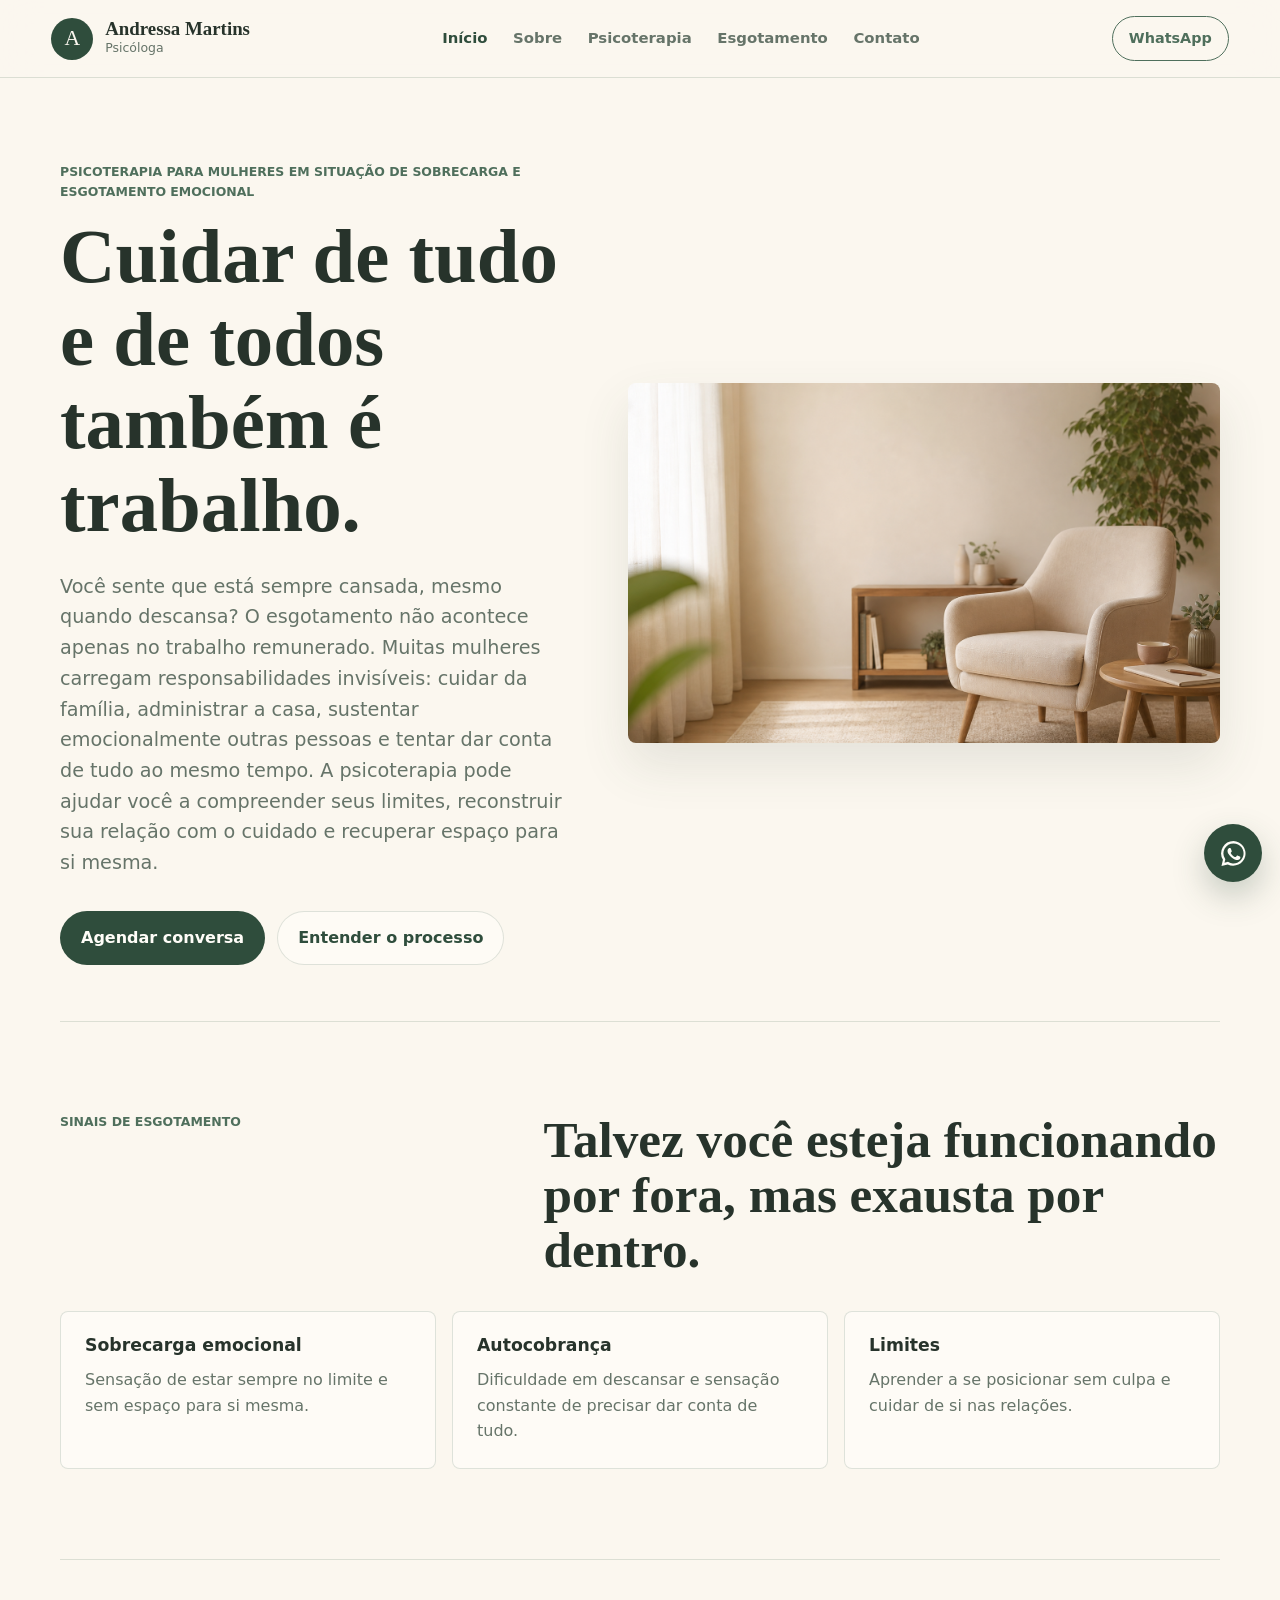
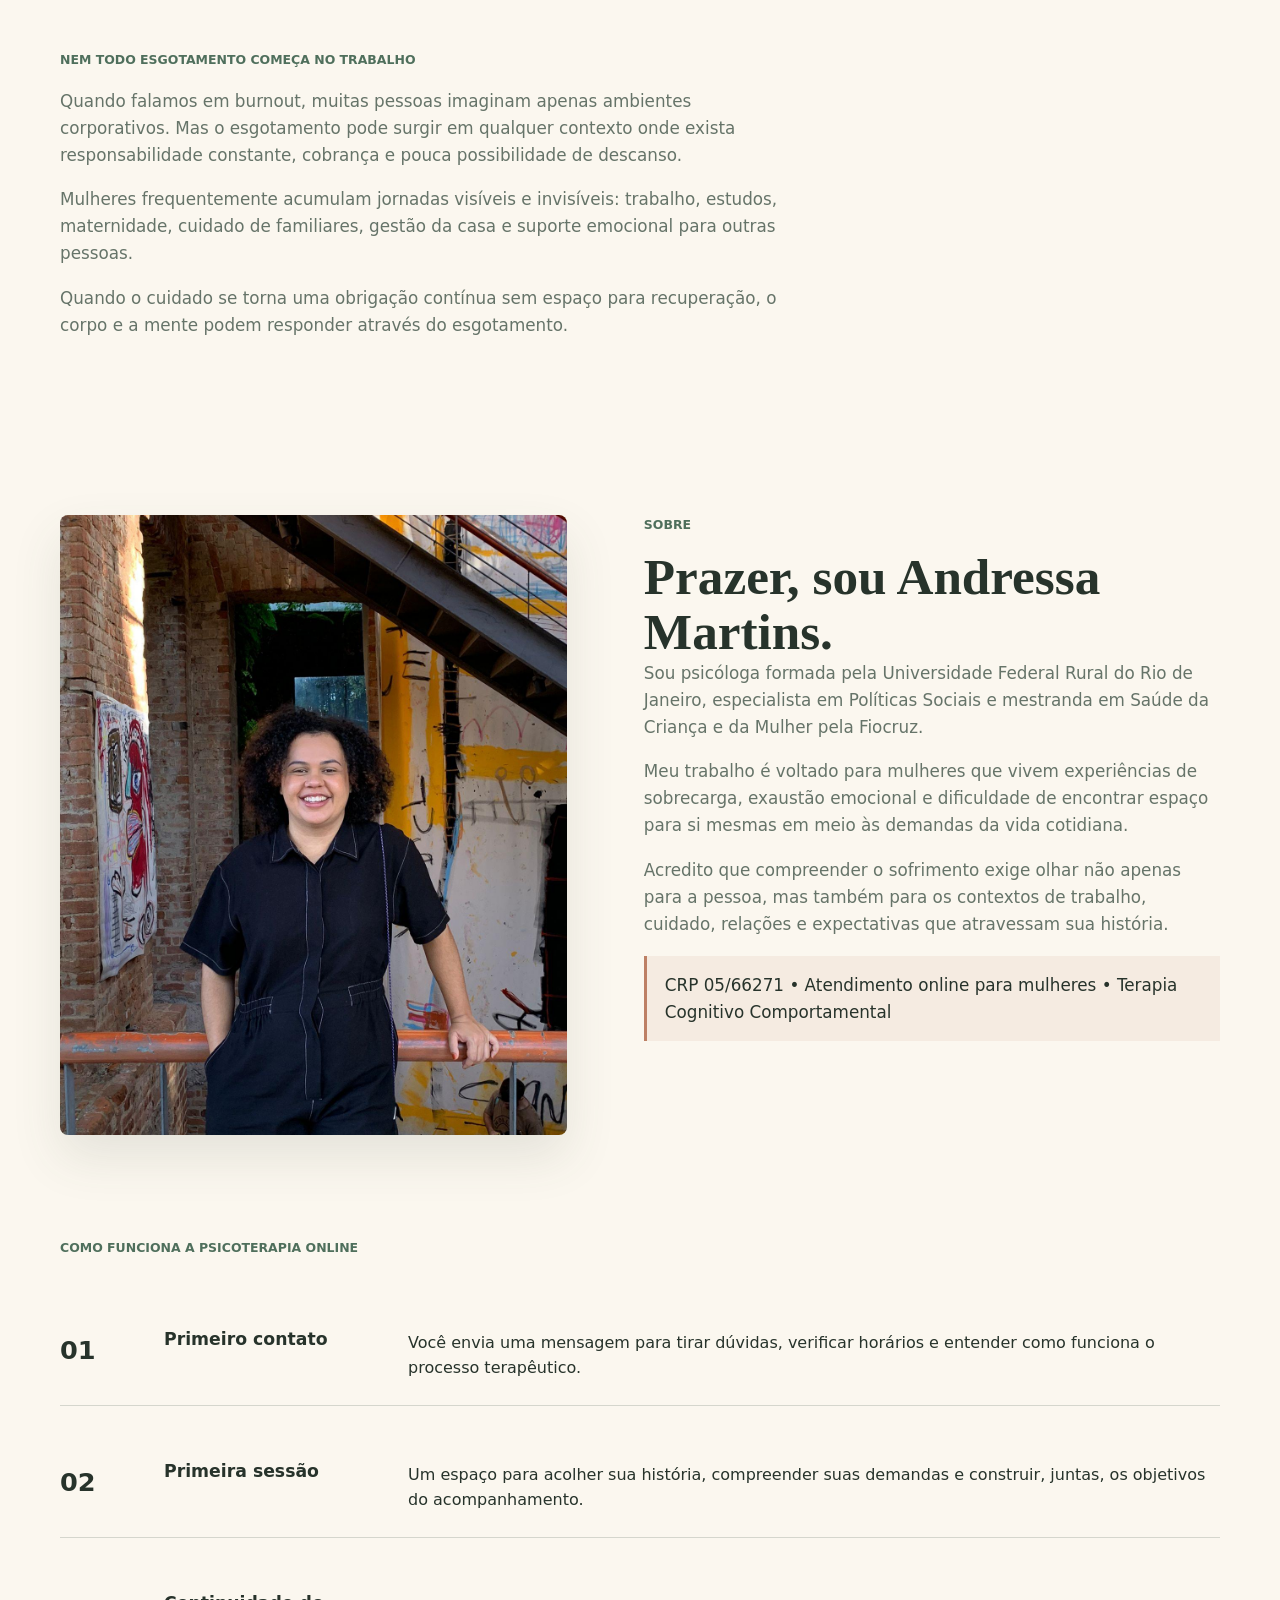
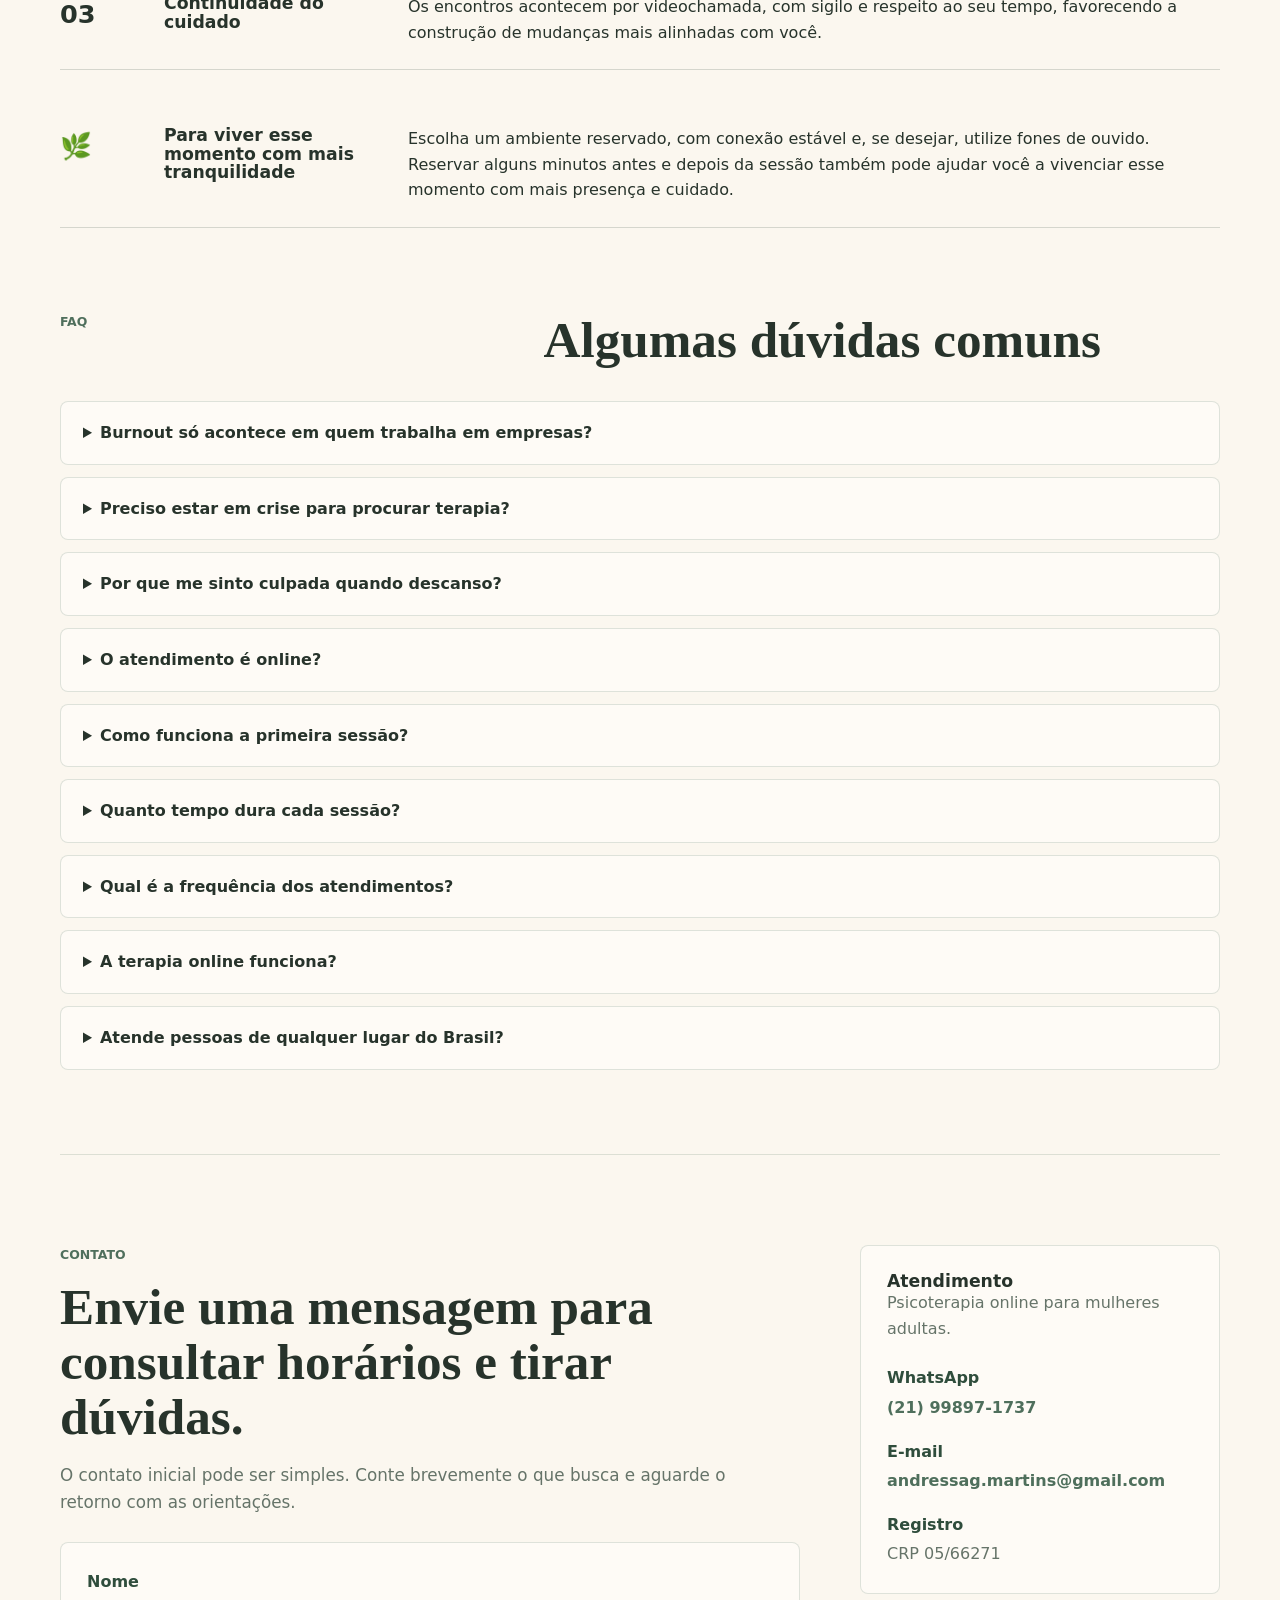
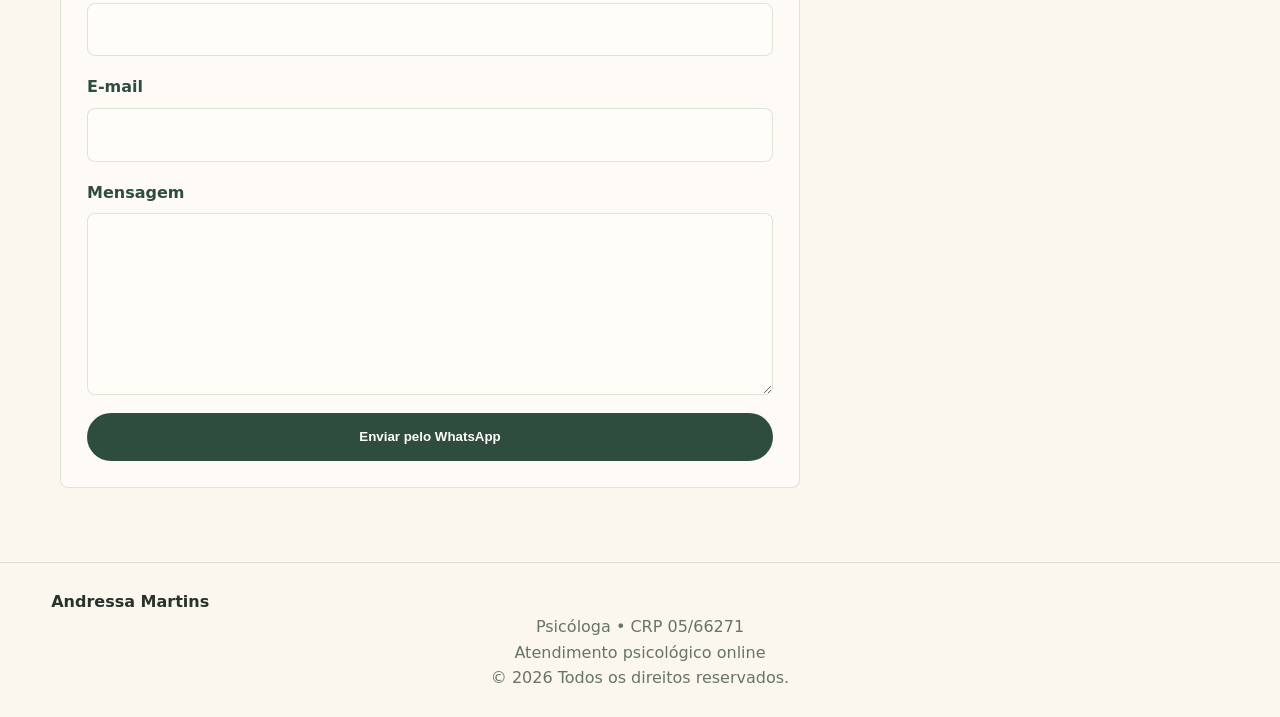
<file: index.html>
<!doctype html>
<html lang="pt-BR">
  <head>
    <meta charset="utf-8">
    <meta name="viewport" content="width=device-width, initial-scale=1">
    <title>Andressa Psicóloga | Psicoterapia para mulheres sobrecarregadas</title>
    <meta name="description" content="Psicoterapia online para mulheres que vivem sobrecarga emocional, ansiedade, culpa e esgotamento. Atendimento acolhedor com Andressa Psicóloga.">
    <link rel="stylesheet" href="styles.css">
  </head>
  <body>
    <header class="site-header">
      <a class="brand" href="#inicio" aria-label="Andressa Psicóloga - início">
        <span class="brand-mark">A</span>
        <span>
          <strong>Andressa Martins</strong>
          <small>Psicóloga</small>
        </span>
      </a>
      <button class="nav-toggle" type="button" aria-label="Abrir menu" aria-expanded="false">
        <span></span>
        <span></span>
        <span></span>
      </button>
      <nav class="site-nav" aria-label="Navegação principal">
        <a class="active" href="#inicio">Início</a>
        <a href="#sobre">Sobre</a>
        <a href="#processo">Psicoterapia</a>
        <a href="#online">Esgotamento</a>
        <a href="#contato">Contato</a>
      </nav>
      <a class="header-action whatsapp-link" href="#" target="_blank" rel="noreferrer">WhatsApp</a>
    </header>

    <main>
      <section class="hero" id="inicio">
        <div class="hero-copy">
          <p class="eyebrow">Psicoterapia para mulheres em situação de sobrecarga e esgotamento emocional</p>
          <h1>Cuidar de tudo e de todos também é trabalho.</h1>
          <p class="hero-text">Você sente que está sempre cansada, mesmo quando descansa?

O esgotamento não acontece apenas no trabalho remunerado. Muitas mulheres carregam responsabilidades invisíveis: cuidar da família, administrar a casa, sustentar emocionalmente outras pessoas e tentar dar conta de tudo ao mesmo tempo.

A psicoterapia pode ajudar você a compreender seus limites, reconstruir sua relação com o cuidado e recuperar espaço para si mesma.</p>
          <div class="hero-actions">
            <a class="button primary whatsapp-link" href="#" target="_blank" rel="noreferrer">Agendar conversa</a>
            <a class="button secondary" href="#processo">Entender o processo</a>
          </div>
        </div>
        <div class="hero-media">
          <img src="assets/hero-psicoterapia-andressa.png" alt="Consultório acolhedor com poltrona clara, plantas e luz natural">
        </div>
      </section>

      <section class="section intro-band" id="sinais">
        <div class="section-heading">
          <p class="eyebrow">SINAIS DE ESGOTAMENTO</p>
          <h2>Talvez você esteja funcionando por fora, mas exausta por dentro.</h2>
        </div>
        <div class="signal-grid">
          <article>
            <h3>Sobrecarga emocional</h3>
            <p>Sensação de estar sempre no limite e sem espaço para si mesma.</p>
          </article>
          <article>
            <h3>Autocobrança</h3>
            <p>Dificuldade em descansar e sensação constante de precisar dar conta de tudo.</p>
          </article>
          <article>
            <h3>Limites</h3>
            <p>Aprender a se posicionar sem culpa e cuidar de si nas relações.</p>
          </article>
        </div>
      </section>

      <section class="section online-layout" id="online">
        <div class="prose">
          <p class="eyebrow">Nem todo esgotamento começa no trabalho</p>
          <p>Quando falamos em burnout, muitas pessoas imaginam apenas ambientes corporativos. Mas o esgotamento pode surgir em qualquer contexto onde exista responsabilidade constante, cobrança e pouca possibilidade de descanso.</p>
          <p>Mulheres frequentemente acumulam jornadas visíveis e invisíveis: trabalho, estudos, maternidade, cuidado de familiares, gestão da casa e suporte emocional para outras pessoas.</p>
          <p>Quando o cuidado se torna uma obrigação contínua sem espaço para recuperação, o corpo e a mente podem responder através do esgotamento.</p>
        </div>
      </section>


<section class="section split-section" id="sobre">

  <div class="about-media">
    <img
      src="assets/uploads/Sobre-mim.jpg"
      alt="Andressa Martins, psicóloga">
  </div>

  <div class="prose">
    <p class="eyebrow">Sobre</p>

<h2>Prazer, sou Andressa Martins.</h2>

<p>
  Sou psicóloga formada pela Universidade Federal Rural do Rio de Janeiro,
  especialista em Políticas Sociais e mestranda em Saúde da Criança e da Mulher pela Fiocruz.
</p>

<p>
  Meu trabalho é voltado para mulheres que vivem experiências de sobrecarga,
  exaustão emocional e dificuldade de encontrar espaço para si mesmas em meio às demandas da vida cotidiana.
</p>

<p>
  Acredito que compreender o sofrimento exige olhar não apenas para a pessoa,
  mas também para os contextos de trabalho, cuidado, relações e expectativas que atravessam sua história.
</p>

<p class="note">
  CRP 05/66271 • Atendimento online para mulheres • Terapia Cognitivo Comportamental
</p>

  </div>

</section>


<section class="section process-section" id="processo">
  <div class="section-heading">
    <p class="eyebrow">COMO FUNCIONA A PSICOTERAPIA ONLINE</p>
  </div>

  <div class="process-list clean">

    <div class="process-item">
      <span>01</span>
      <h3>Primeiro contato</h3>
      <p>
        Você envia uma mensagem para tirar dúvidas, verificar horários e entender como funciona o processo terapêutico.
      </p>
    </div>

    <div class="process-item">
      <span>02</span>
      <h3>Primeira sessão</h3>
      <p>
        Um espaço para acolher sua história, compreender suas demandas e construir, juntas, os objetivos do acompanhamento.
      </p>
    </div>

    <div class="process-item">
      <span>03</span>
      <h3>Continuidade do cuidado</h3>
      <p>
        Os encontros acontecem por videochamada, com sigilo e respeito ao seu tempo, favorecendo a construção de mudanças mais alinhadas com você.
      </p>
    </div>

    <div class="process-item">
      <span>🌿</span>
      <h3>Para viver esse momento com mais tranquilidade</h3>
      <p>
        Escolha um ambiente reservado, com conexão estável e, se desejar, utilize fones de ouvido. Reservar alguns minutos antes e depois da sessão também pode ajudar você a vivenciar esse momento com mais presença e cuidado.
      </p>
    </div>

  </div>
</section>

      <section class="section faq-section" aria-label="Dúvidas comuns">
        <div class="section-heading">
          <p class="eyebrow">FAQ</p>
          <h2>Algumas dúvidas comuns</h2>
        </div>
        <div class="faq-list">
          <details>
            <summary>Burnout só acontece em quem trabalha em empresas?</summary>
            <p>Não. Embora o diagnóstico formal esteja relacionado ao contexto ocupacional, muitas experiências de esgotamento intenso também aparecem em situações de cuidado, maternidade, estudos, trabalho doméstico e outras responsabilidades contínuas.
</p>
          </details>
          <details>
            <summary>Preciso estar em crise para procurar terapia?
</summary>
            <p>Não. Muitas pessoas procuram ajuda quando começam a perceber sinais persistentes de sobrecarga e sofrimento.</p>
          </details>
          <details>
            <summary>Por que me sinto culpada quando descanso?</summary>
            <p>Muitas mulheres aprenderam que seu valor está ligado ao quanto produzem, resolvem problemas ou cuidam das outras pessoas. Quando descansar parece errado, a terapia pode ajudar a compreender de onde vem essa culpa e construir uma relação mais equilibrada com o trabalho, o cuidado e o autocuidado.
</p>
          </details>
<details>
  <summary>O atendimento é online?</summary>
  <p>Sim. Os atendimentos acontecem por videochamada.</p>
</details>
<details>
  <summary>Como funciona a primeira sessão?</summary>
  <p>A primeira sessão é um momento para conhecermos sua história, compreender suas demandas atuais e conversarmos sobre suas expectativas em relação à terapia. Também é uma oportunidade para você tirar dúvidas e avaliar se se sente confortável com o processo.
</p>
</details>
<details>
  <summary>Quanto tempo dura cada sessão?</summary>
  <p>As sessões têm duração aproximada de 50 minutos.</p>
</details>
<details>
  <summary>Qual é a frequência dos atendimentos?
</summary>
  <p>Geralmente os encontros acontecem uma vez por semana, mas essa frequência pode ser discutida de acordo com cada caso.</p>
</details>
<details>
  <summary>A terapia online funciona?</summary>
  <p>Sim. Muitas pessoas têm receio de que a terapia online seja "menos eficaz", mas a experiência mostra que a qualidade do vínculo construído e o comprometimento com o processo costumam ser mais importantes do que o local onde a sessão acontece.</p>
</details>
<details>
  <summary>Atende pessoas de qualquer lugar do Brasil?</summary>
  <p>Sim. Os atendimentos são realizados online, o que permite acompanhar pessoas de diferentes cidades e estados.
</p>
</details>
        </div>
      </section>

      <section class="section contact-layout" id="contato">
        <div>
          <p class="eyebrow">Contato</p>
          <h2>Envie uma mensagem para consultar horários e tirar dúvidas.</h2>
          <p class="contact-intro">O contato inicial pode ser simples. Conte brevemente o que busca e aguarde o retorno com as orientações.</p>
          <form class="contact-form" id="contact-form">
            <label>
              Nome
              <input type="text" name="name" autocomplete="name" required>
            </label>
            <label>
              E-mail
              <input type="email" name="email" autocomplete="email">
            </label>
            <label>
              Mensagem
              <textarea name="message" rows="6" required></textarea>
            </label>
            <button class="button primary" type="submit">Enviar pelo WhatsApp</button>
          </form>
        </div>

        <aside class="contact-panel">
          <h3>Atendimento</h3>
          <p>Psicoterapia online para mulheres adultas.</p>
          <dl>
            <div>
              <dt>WhatsApp</dt>
              <dd><a class="whatsapp-link" href="#" target="_blank" rel="noreferrer">(21) 99897-1737</a></dd>
            </div>
            <div>
              <dt>E-mail</dt>
              <dd><a href="mailto:contato@andressapsicologa.com.br">andressag.martins@gmail.com</a></dd>
            </div>
            <div>
              <dt>Registro</dt>
              <dd>CRP 05/66271</dd>
            </div>
          </dl>
        </aside>
      </section>

    </main>

    <footer class="site-footer">
      <div>
        <strong>Andressa Martins</strong>
        <p>Psicóloga • CRP 05/66271</p>
        <p>Atendimento psicológico online</p>
      </div>
      <p>© 2026 Todos os direitos reservados.</p>
    </footer>

    <a class="floating-whatsapp whatsapp-link" href="#" target="_blank" rel="noreferrer" aria-label="Falar com Andressa pelo WhatsApp">
      <svg viewBox="0 0 32 32" aria-hidden="true" focusable="false">
        <path d="M16.02 3.2A12.74 12.74 0 0 0 5.1 22.5L3.6 28.8l6.45-1.46A12.73 12.73 0 1 0 16.02 3.2Zm0 2.35a10.38 10.38 0 1 1-5.3 19.31l-.37-.22-3.64.82.85-3.55-.24-.38A10.38 10.38 0 0 1 16.02 5.55Zm-4.18 4.83c-.22 0-.57.08-.87.41-.3.33-1.14 1.12-1.14 2.73 0 1.6 1.17 3.15 1.33 3.37.16.22 2.26 3.62 5.58 4.93 2.76 1.09 3.32.87 3.92.82.6-.06 1.94-.8 2.21-1.56.27-.76.27-1.42.19-1.56-.08-.14-.3-.22-.63-.38-.33-.16-1.94-.96-2.24-1.07-.3-.11-.52-.16-.74.16-.22.33-.85 1.07-1.04 1.29-.19.22-.38.25-.71.08-.33-.16-1.39-.51-2.65-1.64-.98-.87-1.64-1.95-1.83-2.28-.19-.33-.02-.51.14-.67.15-.14.33-.38.49-.57.16-.19.22-.33.33-.55.11-.22.05-.41-.03-.57-.08-.16-.74-1.78-1.01-2.43-.27-.64-.54-.55-.74-.56l-.63-.01Z"/>
      </svg>
    </a>
    <script src="script.js"></script>
  </body>
</html>
</file>
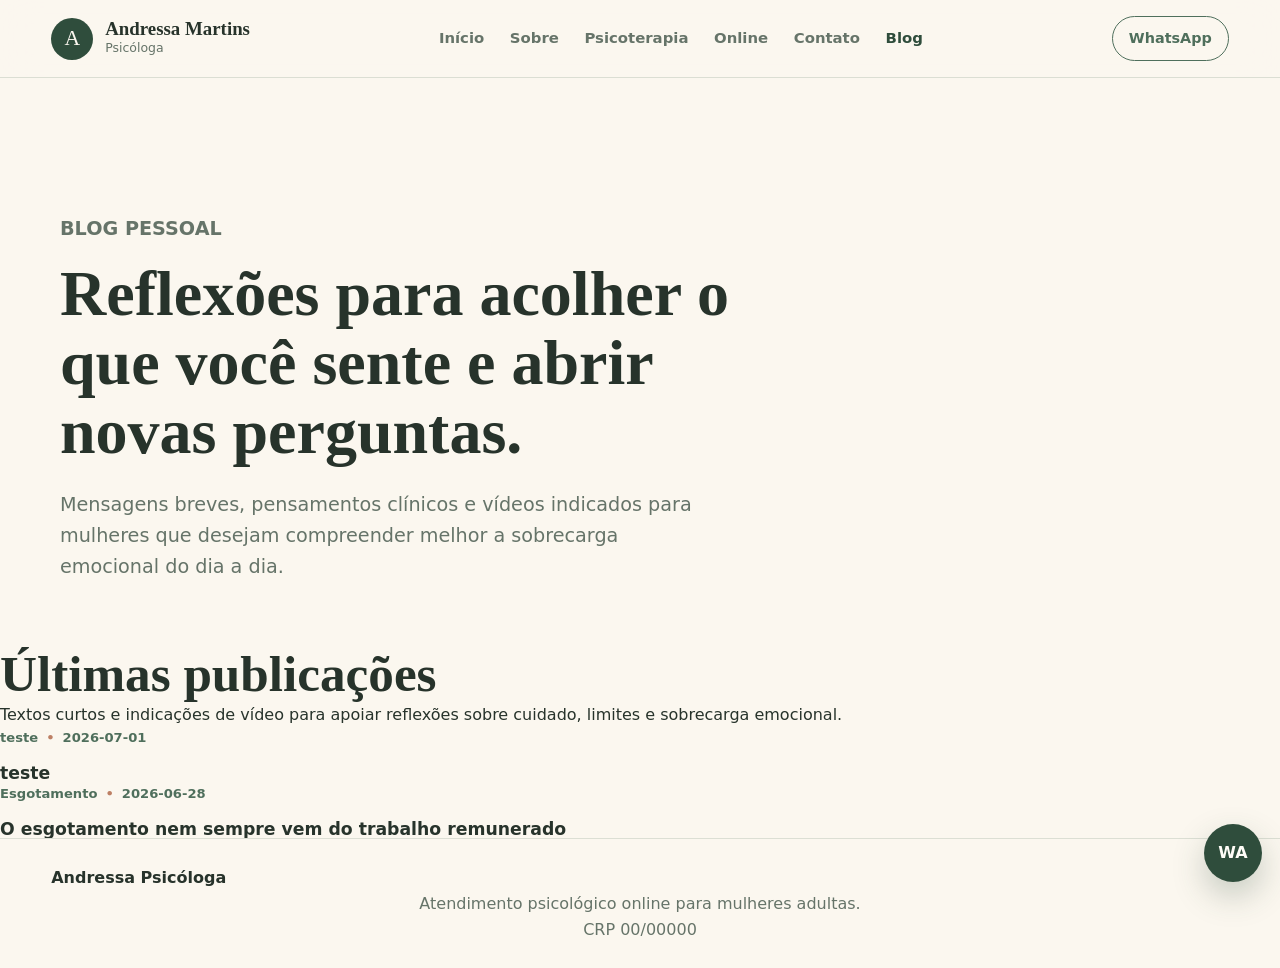
<file: blog.html>
<!doctype html>
<html lang="pt-BR">
  <head>
    <meta charset="utf-8">
    <meta name="viewport" content="width=device-width, initial-scale=1">
    <title>Blog | Andressa Martins Psicóloga</title>
    <meta name="description" content="Reflexões, mensagens e vídeos indicados por Andressa Psicóloga sobre sobrecarga emocional, autocuidado e vida cotidiana.">
    <link rel="stylesheet" href="styles.css">
  </head>
  <body>
    <header class="site-header">
      <a class="brand" href="index.html#inicio" aria-label="Andressa Psicóloga - início">
        <span class="brand-mark">A</span>
        <span>
          <strong>Andressa Martins</strong>
          <small>Psicóloga</small>
        </span>
      </a>
      <button class="nav-toggle" type="button" aria-label="Abrir menu" aria-expanded="false">
        <span></span>
        <span></span>
        <span></span>
      </button>
      <nav class="site-nav" aria-label="Navegação principal">
        <a href="index.html#inicio">Início</a>
        <a href="index.html#sobre">Sobre</a>
        <a href="index.html#processo">Psicoterapia</a>
        <a href="index.html#online">Online</a>
        <a href="index.html#contato">Contato</a>
        <a class="active" href="blog.html">Blog</a>
      </nav>
      <a class="header-action whatsapp-link" href="#" target="_blank" rel="noreferrer">WhatsApp</a>
    </header>

    <main>
      <section class="page-hero compact">
        <p class="eyebrow">Blog pessoal</p>
        <h1>Reflexões para acolher o que você sente e abrir novas perguntas.</h1>
        <p>Mensagens breves, pensamentos clínicos e vídeos indicados para mulheres que desejam compreender melhor a sobrecarga emocional do dia a dia.</p>
      </section>

      <section class="blog-tools">
        <div>
          <h2>Últimas publicações</h2>
          <p>Textos curtos e indicações de vídeo para apoiar reflexões sobre cuidado, limites e sobrecarga emocional.</p>
        </div>
      </section>

      <section class="blog-grid" id="blog-posts" aria-live="polite"></section>
    </main>

    <footer class="site-footer">
      <div>
        <strong>Andressa Psicóloga</strong>
        <p>Atendimento psicológico online para mulheres adultas.</p>
      </div>
      <p>CRP 00/00000</p>
    </footer>

    <a class="floating-whatsapp whatsapp-link" href="#" target="_blank" rel="noreferrer" aria-label="Falar com Andressa pelo WhatsApp">WA</a>
    <script src="blog-posts.js"></script>
    <script src="script.js"></script>
  </body>
</html>
</file>
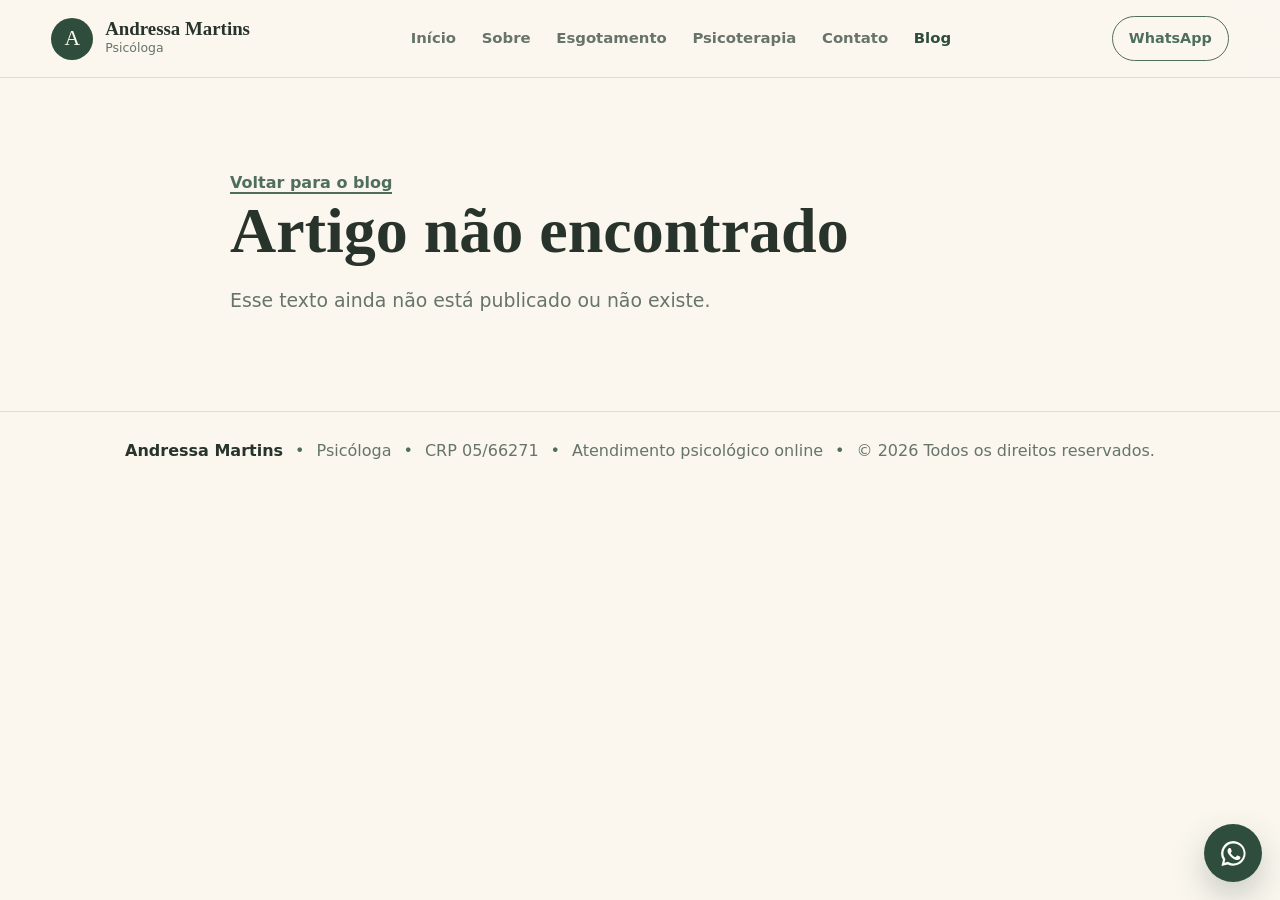
<file: blog/post.html>
<!doctype html>
<html lang="pt-BR">
  <head>
    <meta charset="utf-8">
    <meta name="viewport" content="width=device-width, initial-scale=1">
    <title>Artigo | Andressa Martins Psicóloga</title>
    <meta name="description" content="Artigo do blog de Andressa Martins Psicóloga.">
    <link rel="stylesheet" href="/styles.css">
  </head>
  <body>
    <header class="site-header">
      <a class="brand" href="/#inicio" aria-label="Andressa Psicóloga - início">
        <span class="brand-mark">A</span>
        <span><strong>Andressa Martins</strong><small>Psicóloga</small></span>
      </a>
      <button class="nav-toggle" type="button" aria-label="Abrir menu" aria-expanded="false">
        <span></span>
        <span></span>
        <span></span>
      </button>
      <nav class="site-nav" aria-label="Navegação principal">
        <a href="/#inicio">Início</a>
        <a href="/#sobre">Sobre</a>
        <a href="/#online">Esgotamento</a>
        <a href="/#processo">Psicoterapia</a>
        <a href="/#contato">Contato</a>
        <a class="active" href="/blog">Blog</a>
      </nav>
      <a class="header-action whatsapp-link" href="#" target="_blank" rel="noreferrer">WhatsApp</a>
    </header>

    <main>
      <article class="article-page" id="blog-post"></article>
    </main>

    <footer class="site-footer">
      <p>
        <strong>Andressa Martins</strong>
        <span>Psicóloga</span>
        <span>CRP 05/66271</span>
        <span>Atendimento psicológico online</span>
        <span>© 2026 Todos os direitos reservados.</span>
      </p>
    </footer>

    <a class="floating-whatsapp whatsapp-link" href="#" target="_blank" rel="noreferrer" aria-label="Falar com Andressa pelo WhatsApp">
      <svg viewBox="0 0 32 32" aria-hidden="true" focusable="false">
        <path d="M16.02 3.2A12.74 12.74 0 0 0 5.1 22.5L3.6 28.8l6.45-1.46A12.73 12.73 0 1 0 16.02 3.2Zm0 2.35a10.38 10.38 0 1 1-5.3 19.31l-.37-.22-3.64.82.85-3.55-.24-.38A10.38 10.38 0 0 1 16.02 5.55Zm-4.18 4.83c-.22 0-.57.08-.87.41-.3.33-1.14 1.12-1.14 2.73 0 1.6 1.17 3.15 1.33 3.37.16.22 2.26 3.62 5.58 4.93 2.76 1.09 3.32.87 3.92.82.6-.06 1.94-.8 2.21-1.56.27-.76.27-1.42.19-1.56-.08-.14-.3-.22-.63-.38-.33-.16-1.94-.96-2.24-1.07-.3-.11-.52-.16-.74.16-.22.33-.85 1.07-1.04 1.29-.19.22-.38.25-.71.08-.33-.16-1.39-.51-2.65-1.64-.98-.87-1.64-1.95-1.83-2.28-.19-.33-.02-.51.14-.67.15-.14.33-.38.49-.57.16-.19.22-.33.33-.55.11-.22.05-.41-.03-.57-.08-.16-.74-1.78-1.01-2.43-.27-.64-.54-.55-.74-.56l-.63-.01Z"/>
      </svg>
    </a>
    <script src="/script.js"></script>
    <script src="/blog.js"></script>
  </body>
</html>
</file>
<file: styles.css>
:root {
  --paper: #fbf7ef;
  --surface: #fffdf8;
  --sage: #8fa48b;
  --sage-deep: #4f6f5c;
  --moss: #2f4d3c;
  --sand: #e7dac9;
  --clay: #bd8065;
  --ink: #27332b;
  --muted: #667469;
  --line: rgba(79, 111, 92, 0.18);
  --shadow: 0 22px 50px rgba(65, 82, 68, 0.12);
  --radius: 8px;
  --max: 1160px;
}

* {
  box-sizing: border-box;
}

html {
  scroll-behavior: smooth;
}

body {
  margin: 0;
  background: var(--paper);
  color: var(--ink);
  font-family: system-ui, -apple-system, BlinkMacSystemFont, "Segoe UI", sans-serif;
  line-height: 1.6;
}

img {
  display: block;
  max-width: 100%;
}

a {
  color: inherit;
}

.site-header {
  position: sticky;
  top: 0;
  z-index: 20;
  display: grid;
  grid-template-columns: auto 1fr auto;
  align-items: center;
  gap: 24px;
  padding: 16px clamp(18px, 4vw, 56px);
  background: rgba(251, 247, 239, 0.9);
  border-bottom: 1px solid var(--line);
  backdrop-filter: blur(18px);
}

.brand {
  display: inline-flex;
  align-items: center;
  gap: 12px;
  text-decoration: none;
  min-width: max-content;
}

.brand-mark {
  display: grid;
  place-items: center;
  width: 42px;
  height: 42px;
  border-radius: 50%;
  background: var(--moss);
  color: var(--paper);
  font-family: Georgia, "Times New Roman", serif;
  font-size: 1.35rem;
}

.brand strong,
.brand small {
  display: block;
}

.brand strong {
  font-family: Georgia, "Times New Roman", serif;
  font-size: 1.18rem;
  line-height: 1.05;
}

.brand small {
  color: var(--muted);
  font-size: 0.78rem;
}

.site-nav {
  display: flex;
  justify-content: center;
  align-items: center;
  gap: clamp(12px, 2vw, 28px);
}

.site-nav a {
  color: var(--muted);
  font-size: 0.93rem;
  font-weight: 600;
  text-decoration: none;
  white-space: nowrap;
}

.site-nav a:hover,
.site-nav a.active {
  color: var(--moss);
}

.header-action {
  padding: 10px 16px;
  border: 1px solid var(--sage-deep);
  border-radius: 999px;
  color: var(--sage-deep);
  font-size: 0.9rem;
  font-weight: 700;
  text-decoration: none;
}

.nav-toggle {
  display: none;
  width: 42px;
  height: 42px;
  padding: 9px;
  border: 1px solid var(--line);
  border-radius: var(--radius);
  background: var(--surface);
}

.nav-toggle span {
  display: block;
  height: 2px;
  margin: 5px 0;
  background: var(--moss);
}

main {
  overflow: hidden;
}

.hero,
.section,
.page-hero,
.blog-hero,
.blog-list,
.article-page,
.admin-page,
.intro-band,
.split-section,
.values-section,
.process-section,
.timeline,
.faq-section,
.online-layout,
.contact-layout {
  width: min(var(--max), calc(100% - 36px));
  margin-inline: auto;
}

.section {
  scroll-margin-top: 92px;
}

.hero {
  display: grid;
  grid-template-columns: minmax(0, 0.92fr) minmax(360px, 1.08fr);
  gap: clamp(28px, 5vw, 72px);
  align-items: center;
  min-height: calc(100vh - 76px);
  padding: clamp(38px, 7vw, 84px) 0 clamp(28px, 5vw, 56px);
}

.hero-copy {
  max-width: 620px;
}

.eyebrow {
  margin: 0 0 14px;
  color: var(--sage-deep);
  font-size: 0.78rem;
  font-weight: 800;
  letter-spacing: 0;
  text-transform: uppercase;
}

h1,
h2,
h3 {
  margin: 0;
  color: var(--ink);
  line-height: 1.08;
}

h1,
h2 {
  font-family: Georgia, "Times New Roman", serif;
  font-weight: 600;
}

h1 {
  max-width: 760px;
  font-size: clamp(2.7rem, 6vw, 5.25rem);
}

h2 {
  font-size: clamp(2rem, 4vw, 3.2rem);
}

h3 {
  font-size: 1.08rem;
}

p {
  margin: 0;
}

.hero-text,
.page-hero p {
  max-width: 640px;
  margin-top: 24px;
  color: var(--muted);
  font-size: clamp(1.02rem, 2vw, 1.2rem);
}

.hero-actions {
  display: flex;
  flex-wrap: wrap;
  gap: 12px;
  margin-top: 32px;
}

.button {
  display: inline-flex;
  align-items: center;
  justify-content: center;
  min-height: 48px;
  padding: 13px 20px;
  border-radius: 999px;
  border: 1px solid transparent;
  font-weight: 800;
  text-decoration: none;
  cursor: pointer;
}

.button.primary {
  background: var(--moss);
  color: var(--surface);
}

.button.secondary {
  border-color: var(--line);
  color: var(--moss);
  background: rgba(255, 253, 248, 0.68);
}

.hero-media {
  position: relative;
  min-height: 360px;
}

.hero-media img {
  width: 100%;
  min-height: 360px;
  max-height: 680px;
  object-fit: cover;
  border-radius: var(--radius);
  box-shadow: var(--shadow);
}

.intro-band {
  padding: clamp(48px, 8vw, 90px) 0;
  border-top: 1px solid var(--line);
}

.section-heading {
  display: grid;
  grid-template-columns: 0.62fr 1fr;
  gap: clamp(24px, 5vw, 80px);
  align-items: start;
  margin-bottom: 34px;
}

.signal-grid,
.values-section {
  display: grid;
  grid-template-columns: repeat(3, 1fr);
  gap: 16px;
}

.signal-grid article,
.values-section article,
.check-panel,
.contact-panel,
.contact-form,
.timeline article,
details {
  border: 1px solid var(--line);
  border-radius: var(--radius);
  background: rgba(255, 253, 248, 0.74);
}

.signal-grid article,
.values-section article {
  padding: 24px;
}

.signal-grid p,
.values-section p,
.prose,
.check-panel,
.contact-panel,
.timeline p,
details p {
  color: var(--muted);
}

.signal-grid h3,
.values-section h3 {
  margin-bottom: 12px;
}

.split-section {
  display: grid;
  grid-template-columns: 0.88fr 1fr;
  gap: clamp(28px, 6vw, 86px);
  padding: clamp(54px, 8vw, 104px) 0;
}

.prose {
  font-size: 1.05rem;
}

.prose p + p {
  margin-top: 18px;
}

.text-link {
  display: inline-flex;
  margin-top: 24px;
  color: var(--sage-deep);
  font-weight: 800;
  text-decoration: none;
  border-bottom: 2px solid currentColor;
}

.page-hero {
  padding: clamp(64px, 9vw, 112px) 0 clamp(34px, 6vw, 64px);
}

.page-hero.compact {
  max-width: 900px;
  margin-left: max(18px, calc((100% - var(--max)) / 2));
}

.page-hero h1 {
  font-size: clamp(2.45rem, 5vw, 4.6rem);
}

.blog-hero,
.admin-page {
  padding: clamp(58px, 8vw, 96px) 0 clamp(28px, 5vw, 48px);
}

.blog-hero {
  max-width: 920px;
  margin-left: max(18px, calc((100% - var(--max)) / 2));
}

.blog-hero h1,
.admin-page h1,
.article-page h1 {
  font-size: clamp(2.45rem, 5vw, 4.6rem);
}

.blog-hero p:not(.eyebrow),
.admin-page > p,
.article-lead {
  max-width: 720px;
  margin-top: 20px;
  color: var(--muted);
  font-size: clamp(1.02rem, 2vw, 1.18rem);
}

.blog-list {
  display: grid;
  grid-template-columns: repeat(3, 1fr);
  gap: 16px;
  padding-bottom: clamp(54px, 8vw, 94px);
}

.blog-card,
.admin-panel {
  border: 1px solid var(--line);
  border-radius: var(--radius);
  background: rgba(255, 253, 248, 0.74);
}

.blog-card {
  display: flex;
  flex-direction: column;
  padding: 24px;
}

.post-meta {
  display: flex;
  flex-wrap: wrap;
  gap: 8px;
  margin-bottom: 16px;
  color: var(--sage-deep);
  font-size: 0.82rem;
  font-weight: 800;
}

.post-meta span + span::before {
  content: "•";
  margin-right: 8px;
  color: var(--clay);
}

.blog-card h2 {
  font-size: clamp(1.65rem, 3vw, 2.1rem);
}

.blog-card p {
  margin-top: 14px;
  color: var(--muted);
}

.blog-card-image,
.article-image {
  width: 100%;
  object-fit: cover;
  border-radius: var(--radius);
}

.blog-card-image {
  height: 190px;
  margin-bottom: 18px;
}

.blog-card .button {
  width: fit-content;
  min-height: 42px;
  margin-top: auto;
  padding: 10px 15px;
}

.article-page {
  max-width: 820px;
  padding: clamp(54px, 8vw, 92px) 0 clamp(58px, 8vw, 96px);
}

.article-page .post-meta {
  margin-top: 24px;
}

.article-page p:not(.article-lead) {
  margin-top: 20px;
  color: var(--muted);
  font-size: 1.06rem;
}

.article-image {
  max-height: 420px;
  margin-top: 28px;
}

.empty-state {
  grid-column: 1 / -1;
  color: var(--muted);
  font-size: 1.05rem;
}

.back-link {
  color: var(--sage-deep);
  font-weight: 800;
  text-decoration: none;
  border-bottom: 2px solid currentColor;
}

.admin-page {
  max-width: 920px;
}

.admin-panel {
  margin-top: 20px;
  padding: 24px;
}

.admin-panel h2 {
  font-size: clamp(1.55rem, 3vw, 2.1rem);
}

.admin-panel p,
.admin-panel li {
  color: var(--muted);
}

.admin-panel p,
.admin-panel ul {
  margin-top: 14px;
}

.admin-panel code {
  color: var(--moss);
  font-weight: 700;
}

.admin-toolbar,
.admin-post-header {
  display: flex;
  align-items: flex-start;
  justify-content: space-between;
  gap: 16px;
}

.admin-actions {
  display: flex;
  flex-wrap: wrap;
  gap: 10px;
  justify-content: flex-end;
}

.admin-posts {
  display: grid;
  gap: 18px;
  margin-top: 24px;
}

.admin-post {
  display: grid;
  gap: 16px;
  padding: 22px;
  border: 1px solid var(--line);
  border-radius: var(--radius);
  background: var(--surface);
}

.admin-post h3 {
  font-family: Georgia, "Times New Roman", serif;
  font-size: 1.45rem;
}

select {
  width: 100%;
  border: 1px solid var(--line);
  border-radius: var(--radius);
  background: var(--surface);
  color: var(--ink);
  font: inherit;
  padding: 13px 14px;
}

.values-section {
  padding-bottom: clamp(54px, 8vw, 94px);
}

.note {
  padding: 16px 18px;
  border-left: 3px solid var(--clay);
  background: rgba(189, 128, 101, 0.1);
  color: var(--ink);
}

.timeline {
  display: grid;
  gap: 16px;
  padding: 24px 0 0;
}

.timeline article {
  display: grid;
  grid-template-columns: 72px 0.45fr 1fr;
  gap: 24px;
  align-items: center;
  padding: 26px;
}

.timeline span {
  color: var(--clay);
  font-family: Georgia, "Times New Roman", serif;
  font-size: 2rem;
  font-weight: 600;
}

.timeline h2 {
  font-size: clamp(1.5rem, 3vw, 2.1rem);
}

.faq-section {
  padding: clamp(52px, 7vw, 84px) 0;
}

.faq-list {
  display: grid;
  gap: 12px;
}

details {
  padding: 18px 22px;
}

summary {
  color: var(--ink);
  cursor: pointer;
  font-weight: 800;
}

details p {
  margin-top: 12px;
}

.online-layout,
.contact-layout {
  display: grid;
  grid-template-columns: minmax(0, 1fr) 360px;
  gap: clamp(22px, 5vw, 60px);
  align-items: start;
  padding: clamp(54px, 8vw, 90px) 0 clamp(42px, 7vw, 74px);
  border-top: 1px solid var(--line);
}

.online-layout .prose {
  max-width: 760px;
}

.online-layout h2,
.contact-panel h2 {
  margin-bottom: 18px;
  font-size: clamp(1.8rem, 3vw, 2.6rem);
}

.check-panel,
.contact-panel {
  padding: 26px;
}

.check-panel ul {
  display: grid;
  gap: 10px;
  padding-left: 20px;
  margin: 18px 0 0;
}

.contact-form {
  display: grid;
  gap: 18px;
  padding: 26px;
  margin-top: 26px;
}

.contact-intro {
  max-width: 680px;
  margin-top: 18px;
  color: var(--muted);
  font-size: 1.05rem;
}

label {
  display: grid;
  gap: 8px;
  color: var(--moss);
  font-weight: 800;
}

input,
textarea {
  width: 100%;
  border: 1px solid var(--line);
  border-radius: var(--radius);
  background: var(--surface);
  color: var(--ink);
  font: inherit;
  padding: 13px 14px;
}

textarea {
  resize: vertical;
}

.contact-panel dl {
  display: grid;
  gap: 18px;
  margin: 24px 0 0;
}

.contact-panel dt {
  color: var(--moss);
  font-weight: 800;
}

.contact-panel dd {
  margin: 4px 0 0;
}

.contact-panel a {
  color: var(--sage-deep);
  font-weight: 700;
  text-decoration: none;
}

.site-footer {
  padding: 26px clamp(18px, 4vw, 56px);
  border-top: 1px solid var(--line);
  color: var(--muted);
}

.site-footer p {
  display: flex;
  flex-wrap: wrap;
  justify-content: center;
  gap: 8px 12px;
  margin: 0;
  text-align: center;
}

.site-footer strong {
  color: var(--ink);
}

.site-footer span::before {
  content: "•";
  margin-right: 12px;
  color: var(--sage-deep);
}

.process-list.clean {
  display: grid;
  gap: 2rem;
}

.process-item {
  display: grid;
  grid-template-columns: 80px 220px 1fr;
  gap: 1.5rem;
  padding: 1.5rem 0;
  border-bottom: 1px solid rgba(43, 64, 52, 0.18);
}

.process-item span {
  font-size: 1.6rem;
  font-weight: 700;
}

.process-item h3 {
  margin: 0;
}

.process-item p {
  margin: 0;
}

.about-media img {
  width: 100%;
  max-height: 620px;
  object-fit: cover;
  border-radius: var(--radius);
  box-shadow: var(--shadow);
}

.floating-whatsapp {
  position: fixed;
  right: 18px;
  bottom: 18px;
  z-index: 30;
  display: grid;
  place-items: center;
  width: 58px;
  height: 58px;
  border-radius: 50%;
  background: var(--moss);
  color: var(--surface);
  font-weight: 900;
  text-decoration: none;
  box-shadow: 0 14px 32px rgba(47, 77, 60, 0.25);
}

.floating-whatsapp svg {
  width: 31px;
  height: 31px;
  fill: currentColor;
}

@media (max-width: 768px) {
  html {
    scroll-padding-top: 74px;
  }

  body {
    font-size: 15px;
  }

  .site-header {
    grid-template-columns: 1fr auto;
    gap: 12px;
    padding: 12px 16px;
  }

  .brand {
    min-width: 0;
  }

  .brand-mark {
    width: 38px;
    height: 38px;
    font-size: 1.16rem;
    flex: 0 0 auto;
  }

  .brand strong {
    font-size: 1rem;
  }

  .brand small {
    font-size: 0.72rem;
  }

  .nav-toggle {
    display: block;
    justify-self: end;
  }

  .site-nav,
  .header-action {
    display: none;
  }

  .site-header.nav-open .site-nav {
    grid-column: 1 / -1;
    display: grid;
    justify-content: stretch;
    gap: 0;
    padding-top: 10px;
  }

  .site-header.nav-open .site-nav a {
    padding: 12px 0;
    border-top: 1px solid var(--line);
    color: var(--moss);
    font-size: 0.95rem;
  }

  .hero,
  .section,
  .page-hero,
  .blog-hero,
  .blog-list,
  .article-page,
  .admin-page,
  .intro-band,
  .split-section,
  .values-section,
  .process-section,
  .timeline,
  .faq-section,
  .online-layout,
  .contact-layout {
    width: min(100% - 32px, var(--max));
  }

  .section {
    scroll-margin-top: 78px;
  }

  .hero {
    grid-template-columns: 1fr;
    min-height: auto;
    gap: 26px;
    padding: 34px 0 42px;
  }

  .hero-copy {
    max-width: none;
  }

  h1 {
    font-size: 2.35rem;
    line-height: 1.06;
  }

  h2,
  .page-hero h1 {
    font-size: 2rem;
    line-height: 1.12;
  }

  h3 {
    font-size: 1rem;
  }

  .eyebrow {
    margin-bottom: 10px;
    font-size: 0.72rem;
  }

  .hero-text,
  .page-hero p,
  .prose,
  .contact-intro {
    font-size: 0.98rem;
  }

  .hero-text,
  .page-hero p {
    margin-top: 18px;
  }

  .hero-actions {
    flex-direction: column;
    gap: 10px;
    margin-top: 24px;
  }

  .button,
  .hero-actions .button,
  .contact-form .button {
    width: 100%;
  }

  .button {
    min-height: 46px;
    padding: 12px 16px;
    font-size: 0.94rem;
    text-align: center;
  }

  .hero-media,
  .hero-media img {
    min-height: 0;
  }

  .hero-media img {
    width: 100%;
    height: clamp(300px, 78vw, 460px);
    object-fit: cover;
    object-position: center top;
  }

  .intro-band,
  .split-section,
  .faq-section,
  .online-layout,
  .contact-layout {
    padding: 42px 0;
  }

  .section-heading,
  .split-section,
  .online-layout,
  .contact-layout {
    grid-template-columns: 1fr;
    gap: 22px;
  }

  .section-heading {
    margin-bottom: 24px;
  }

  .signal-grid,
  .values-section,
  .blog-list {
    grid-template-columns: 1fr;
    gap: 12px;
  }

  .signal-grid article,
  .values-section article,
  .blog-card,
  .admin-panel,
  .check-panel,
  .contact-panel,
  .contact-form,
  details {
    padding: 18px;
  }

  .values-section {
    padding-bottom: 42px;
  }

  .about-media img {
    max-height: none;
    height: clamp(340px, 100vw, 560px);
    object-position: center 28%;
    border-radius: 14px;
  }

  .process-list.clean {
    gap: 0;
  }

  .process-item {
    grid-template-columns: 46px 1fr;
    gap: 8px 12px;
    padding: 18px 0;
    align-items: baseline;
  }

  .process-item span {
    grid-column: 1;
    grid-row: 1;
    font-size: 1.28rem;
    line-height: 1.1;
  }

  .process-item h3 {
    grid-column: 2;
    grid-row: 1;
  }

  .process-item p {
    grid-column: 2;
    grid-row: 2;
    color: var(--muted);
  }

  .timeline {
    gap: 12px;
    padding-top: 8px;
  }

  .timeline article {
    grid-template-columns: 46px 1fr;
    gap: 8px 14px;
    padding: 18px;
  }

  .timeline span {
    grid-row: span 2;
    font-size: 1.55rem;
  }

  .timeline p {
    grid-column: 2;
  }

  summary {
    line-height: 1.35;
  }

  .check-panel ul,
  .contact-panel dl {
    margin-top: 14px;
  }

  .contact-form {
    gap: 14px;
    margin-top: 20px;
  }

  input,
  textarea {
    padding: 12px 13px;
  }

  .page-hero {
    padding: 42px 0 28px;
  }

  .page-hero.compact {
    margin-inline: auto;
  }

  .blog-hero {
    margin-inline: auto;
    padding: 42px 0 28px;
  }

  .blog-hero h1,
  .admin-page h1,
  .article-page h1 {
    font-size: 2rem;
  }

  .blog-list {
    padding-bottom: 42px;
  }

  .blog-card .button {
    width: 100%;
  }

  .admin-toolbar,
  .admin-post-header,
  .admin-actions {
    flex-direction: column;
    align-items: stretch;
  }

  .admin-actions .button,
  .admin-post-header .button {
    width: 100%;
  }

  .admin-post {
    padding: 18px;
  }

  .article-page {
    padding: 42px 0 52px;
  }

  .site-footer {
    padding: 22px 18px 82px;
    font-size: 0.92rem;
  }

  .site-footer p {
    justify-content: flex-start;
    text-align: left;
  }

  .floating-whatsapp {
    right: 14px;
    bottom: 14px;
    width: 52px;
    height: 52px;
  }
}

@media (max-width: 560px) {
  .hero,
  .section,
  .page-hero,
  .blog-hero,
  .blog-list,
  .article-page,
  .admin-page,
  .intro-band,
  .split-section,
  .values-section,
  .process-section,
  .timeline,
  .faq-section,
  .online-layout,
  .contact-layout {
    width: min(100% - 28px, var(--max));
  }

  h1 {
    font-size: 2.05rem;
  }

  h2,
  .page-hero h1 {
    font-size: 1.72rem;
  }

  .blog-hero h1,
  .admin-page h1,
  .article-page h1 {
    font-size: 1.92rem;
  }

  .hero {
    padding-top: 28px;
  }

  .hero-media img {
    height: clamp(280px, 92vw, 420px);
  }

  .timeline article {
    grid-template-columns: 1fr;
  }

  .timeline span {
    grid-row: auto;
  }

  .timeline p {
    grid-column: auto;
  }
}
</file>
